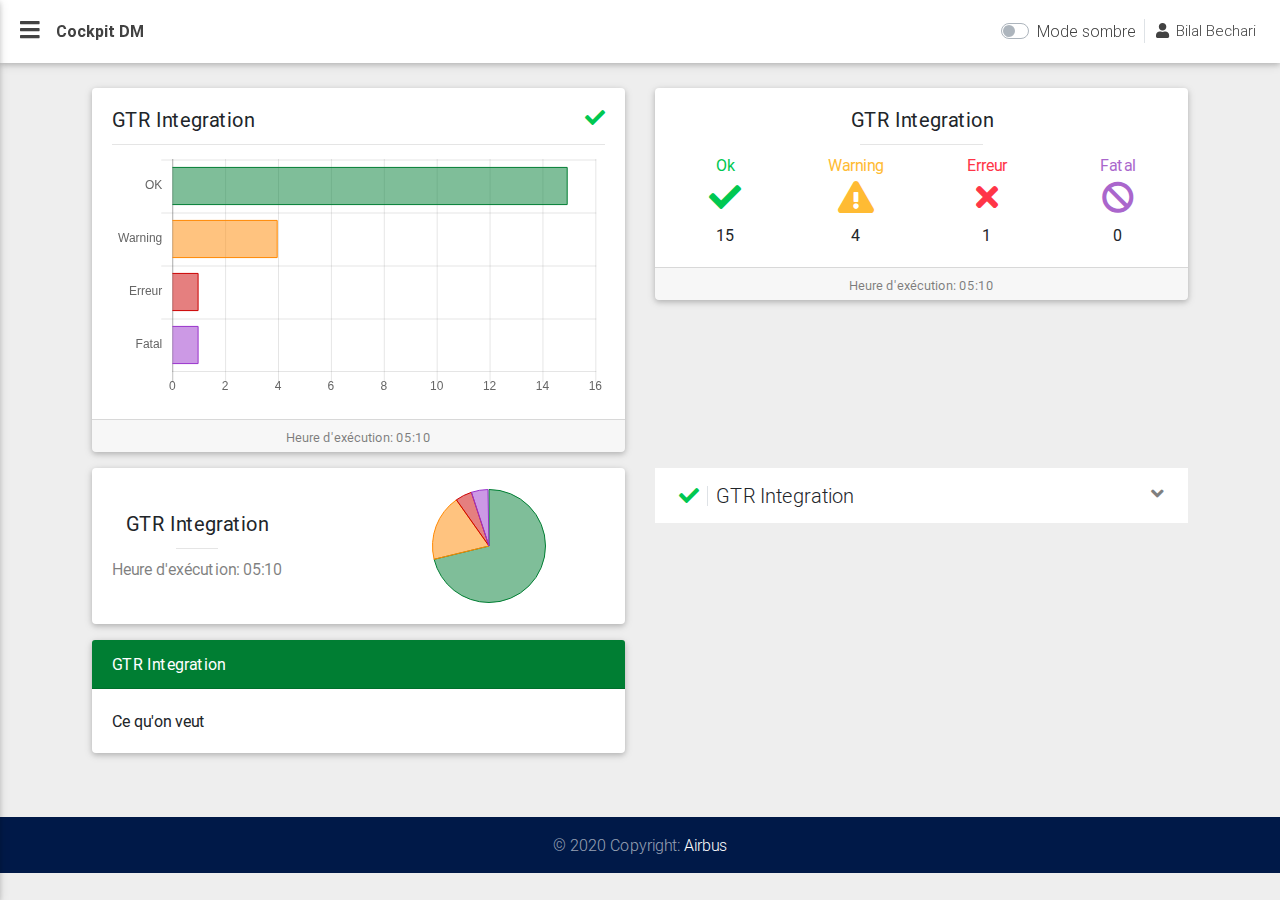
<file: index.html>
<!DOCTYPE html>
<html lang="fr" ng-app="SimpleApp">

<head>
  <meta charset="utf-8">
  <meta name="viewport" content="width=device-width, initial-scale=1, shrink-to-fit=no">
  <meta http-equiv="x-ua-compatible" content="ie=edge">
  <title>Cockpit DM</title>

  <link rel="stylesheet" href="css/all.css">
  <link rel="stylesheet" href="css/bootstrap.min.css">
  <link rel="stylesheet" href="css/mdb.min.css">
  <link rel="stylesheet" href="css/custom.css">
</head>

<body class="fixed-sn white-skin" ng-controller="mainController">
  <header>
    <div id="slide-out" class="side-nav sn-bg-airbus1 fixed">
      <ul class="custom-scrollbar">

        <!-- Logo -->
        <li class="logo-sn waves-effect py-3">
          <div class="text-center">
            <a href="#/" class="pl-0"><img class="logo-airbus" src="img/airbus.png"></a>
          </div>
        </li>

        <!-- Liens Navigation -->
        <li>
          <ul class="collapsible collapsible-accordion mt-0">
            <li>
              <a href="#/" class="collapsible-header waves-effect">
                <i class="w-fa far fa-home rem-1"></i>Tableau de bord
              </a>
            </li>
            <li>
              <a class="collapsible-header waves-effect arrow-r">
                <i class="w-fa fas fa-map rem-1"></i>Applications<i class="fas fa-angle-down rotate-icon"></i>
              </a>
              <div class="collapsible-body">
                <ul>
                  <li>
                    <a href="#/application" class="waves-effect">GTR Integration</a>
                  </li>
                  <li>
                    <a href="#/application" class="waves-effect">GTR Missing</a>
                  </li>
                  <li>
                    <a href="#/application" class="waves-effect">GTD UpdateDB</a>
                  </li>
                </ul>
              </div>
            </li>
            <li>
              <a href="#/" class="collapsible-header waves-effect">
                <i class="w-fa far fa-cogs rem-1"></i>Paramètres
              </a>
            </li>
            <li>
              <a href="#/" class="collapsible-header waves-effect">
                <i class="w-fa fas fa-user-shield rem-1"></i>Administration
              </a>
            </li>
          </ul>
        </li>
      </ul>
      <div class="sidenav-bg mask-strong"></div>
    </div>

    <!-- Navbar -->
    <nav class="navbar fixed-top navbar-expand-lg scrolling-navbar double-nav">
      <div class="float-left">
        <a href="#/" data-activates="slide-out" class="button-collapse"><i class="fas fa-bars"></i></a>
      </div>

      <div class="breadcrumb-dn mr-auto">
        <p class="font-weight-bold">Cockpit DM</p>
      </div>

      <div class="d-flex change-mode">
        <ul class="nav navbar-nav nav-flex-icons ml-auto">
          <li class="nav-item my-auto border-right pr-2">
            <div class="custom-control custom-switch">
              <input type="checkbox" class="custom-control-input" id="dark-mode">
              <label class="custom-control-label" for="dark-mode">Mode sombre</label>
            </div>
          </li>
          <li class="nav-item">
            <a class="nav-link"><i class="fas fa-user"></i> <span class="clearfix d-none d-sm-inline-block">Bilal
                Bechari</span></a>
          </li>
        </ul>
      </div>
    </nav>
  </header>

  <main>
    <div class="container-fluid">
      <div ng-view></div>
    </div>
  </main>

  <footer class="page-footer pt-0 mt-5 rgba-stylish-light">
    <div class="footer-copyright py-3 text-center">
      <div class="container-fluid">
        © 2020 Copyright: <a href="#/" target="_blank"> Airbus</a>
      </div>
    </div>
  </footer>

  <!-- SCRIPTS -->
  <script type="text/javascript" src="js/angular.min.js"></script>
	<script type="text/javascript" src="js/angular-route.js"></script>
  <script type="text/javascript" src="js/jquery-3.4.1.min.js"></script>
  <script type="text/javascript" src="js/popper.min.js"></script>
  <script type="text/javascript" src="js/bootstrap.min.js"></script>
  <script type="text/javascript" src="js/mdb.js"></script>
  <script type="text/javascript" src="js/custom.js"></script>

  <script type="text/javascript" src="app/app.js"></script>
	<script type="text/javascript" src="app/mainController.js"></script>
  <script type="text/javascript" src="app/dashboard/dashboardController.js"></script>
  <script type="text/javascript" src="app/application/applicationController.js"></script>
</body>

</html>
</file>
<file: css/custom.css>
/* INDEX */
.logo-airbus {
  max-width: 65%;
}
.sn-bg-airbus1 {
  background-image: url(../img/fond1.jpg);
}
.sn-bg-airbus2 {
  background-image: url(../img/fond2.jpg);
}
.sn-bg-airbus3 {
  background-image: url(../img/fond3.jpg);
}
.white-skin .page-footer {
  background-color: #00205b;
}
.rem-1 {
  font-size: 1rem !important;
}
.picker__footer {
  font-size: 0.9rem;
}
.date-logo {
  position: absolute;
  bottom: .3rem;
}
</file>
